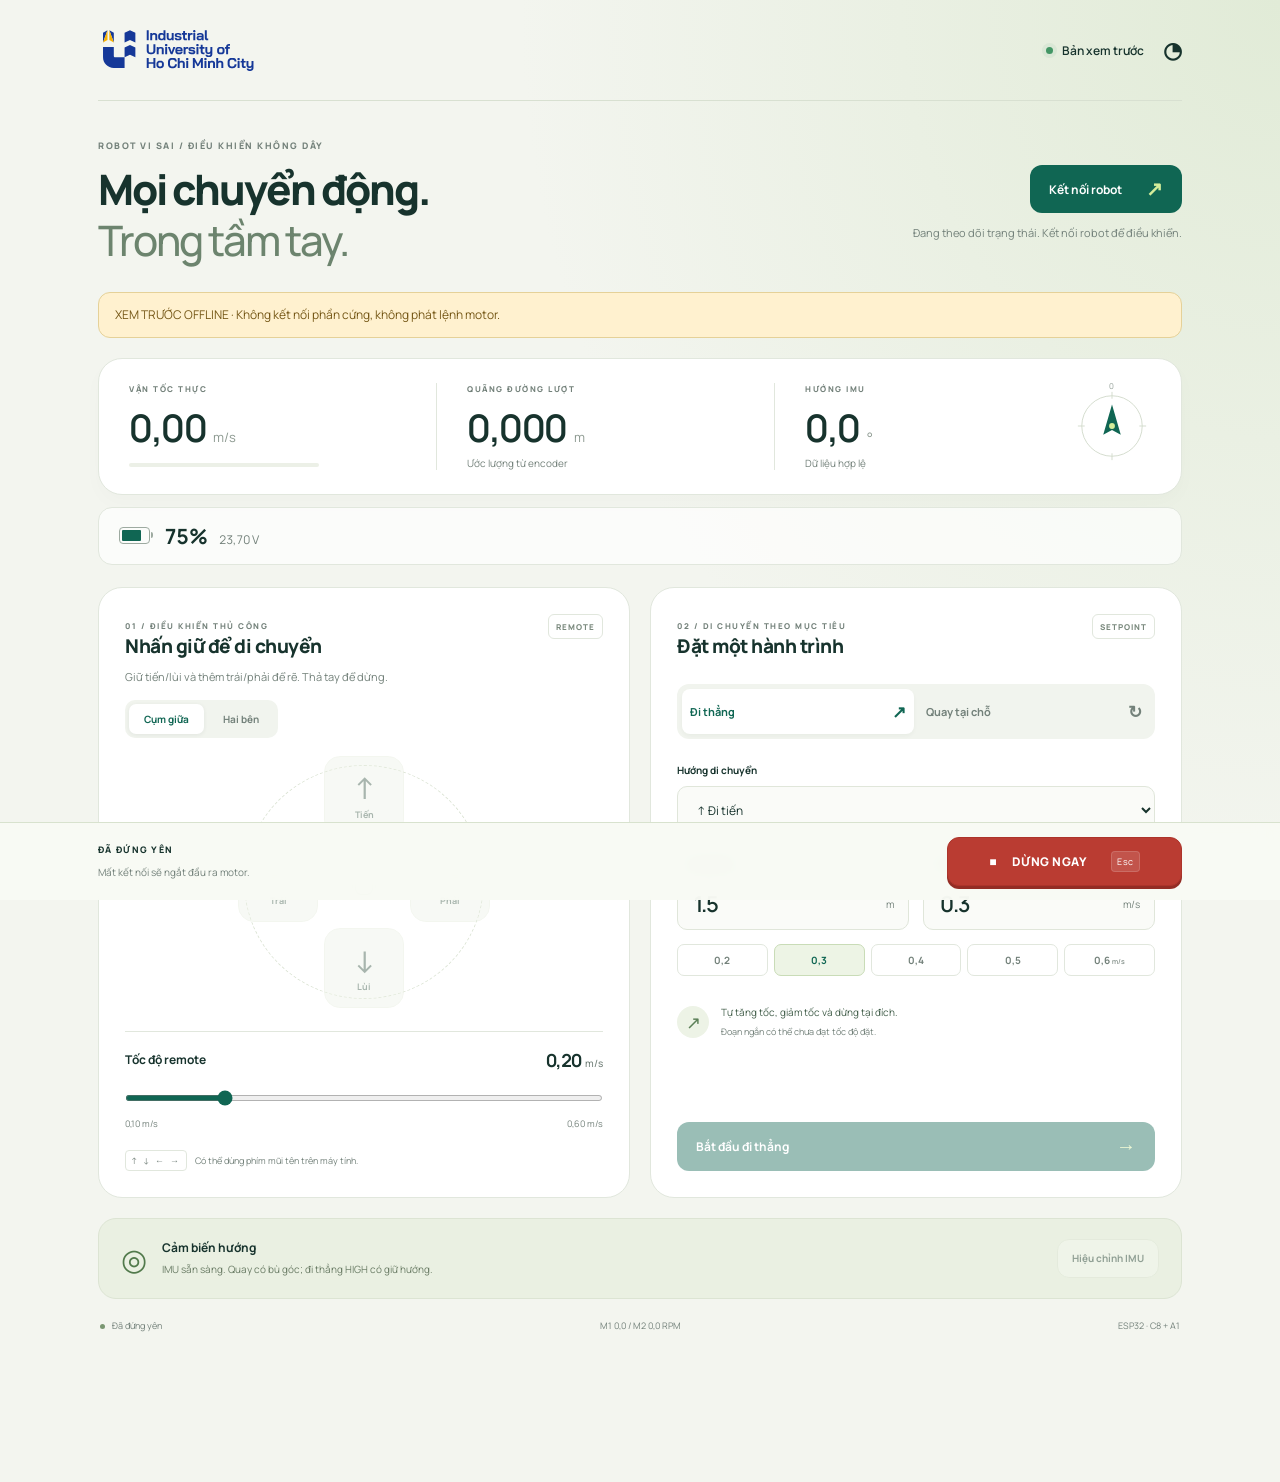
<file: dashboard/preview.html>
<!doctype html>
<html lang="vi">
<head><meta http-equiv="Content-Security-Policy" content="default-src 'none'; script-src 'unsafe-inline'; style-src 'unsafe-inline'; font-src data:; img-src data:; connect-src 'none'">
  <meta charset="utf-8">
  <meta name="viewport" content="width=device-width,initial-scale=1,viewport-fit=cover">
  <meta name="theme-color" content="#f3f5ef">
  <title>DUAL / Điều khiển robot</title>
  <link rel="icon" href="[data-uri]" type="image/svg+xml">
  <style>@font-face{font-family:Manrope;src:url('[data-uri]') format('woff2');font-weight:200 800;font-display:swap}
@font-face{font-family:Manrope;src:url('[data-uri]') format('woff2');font-weight:200 800;font-display:swap;unicode-range:U+0102-0103,U+0110-0111,U+0128-0129,U+0168-0169,U+01A0-01A1,U+01AF-01B0,U+0300-0301,U+0303-0304,U+0308-0309,U+0323,U+0329,U+1EA0-1EF9,U+20AB}
:root{--bg:#f3f5ef;--paper:#fff;--ink:#17332d;--muted:#73817a;--line:#e1e7dd;--green:#106653;--lime:#d4ed9b;--red:#ba3c32;--radius:24px;--font:Manrope,'Trebuchet MS',sans-serif}
.iuh-logo{display:block;width:161px;height:auto;object-fit:contain}.battery-strip{display:flex;align-items:center;gap:14px;margin-top:12px;padding:14px 20px;border:1px solid var(--line);border-radius:14px;background:#ffffffb3;--battery-color:var(--green)}.battery-gauge{position:relative;width:31px;height:17px;border:1.5px solid #9daaa0;border-radius:4px;padding:2px;flex-shrink:0}.battery-gauge:after{content:'';position:absolute;right:-4px;top:4px;width:2px;height:6px;background:#9daaa0;border-radius:0 2px 2px 0}.battery-gauge i{display:block;height:100%;width:0;background:var(--battery-color);border-radius:1px;transition:width .4s}.battery-main{display:flex;align-items:baseline;gap:12px;font-variant-numeric:tabular-nums;white-space:nowrap}.battery-main strong{font-size:21px;letter-spacing:-.7px}.battery-main>span{font-size:12px;color:var(--muted)}.battery-detail{margin-left:auto;text-align:right;line-height:1.7}.battery-detail>span{display:block;font-size:11px;color:var(--ink)}.battery-detail small{font-size:9px;color:var(--muted)}.battery-strip.low{--battery-color:#b48116}.battery-strip.critical{--battery-color:var(--red)}.battery-alert{padding:11px 16px;margin-top:8px;font-size:12px;line-height:1.7;border:1px solid #e8cf8b;background:#fff4d6;color:#775317;border-radius:12px}.battery-alert.critical{background:#fbebe6;border-color:#edc8bc;color:#8d3028}
*{box-sizing:border-box}body{margin:0;color:var(--ink);font-family:var(--font);background:radial-gradient(ellipse at 100% 0%,#e1ebd7 0,transparent 42%),var(--bg);font-size:14px;-webkit-tap-highlight-color:transparent}button,input,select{font:inherit}button,a,input,select{touch-action:manipulation}button{cursor:pointer}button{transition:background .15s,box-shadow .15s,transform .1s}button:disabled{opacity:.42;cursor:not-allowed}button:focus-visible,a:focus-visible{outline:3px solid #a2c46a;outline-offset:4px}button:active:not(:disabled){transform:translateY(1px)}[hidden]{display:none!important}.app{max-width:1180px;margin:auto;padding:0 48px 130px}.topbar{height:101px;display:flex;align-items:center;justify-content:space-between;border-bottom:1px solid #d8e0d1}.brand{display:flex;align-items:center;gap:12px;color:var(--ink);text-decoration:none;font-size:23px;font-weight:800;letter-spacing:-1px}.brand-mark{width:44px;height:44px;display:grid;place-items:center;color:var(--lime);background:var(--green);border-radius:14px;font-size:35px;line-height:1;padding-bottom:5px}.brand-sub{display:block;font-size:8px;letter-spacing:2.2px;margin-top:1px}.connection{display:flex;align-items:center;gap:9px;font-size:12px;font-weight:600}.status-dot{width:7px;height:7px;border-radius:50%;background:#aaa}.status-dot.online{background:#439665;box-shadow:0 0 0 4px #43966514}.wifi-symbol{font-size:22px;margin-left:10px}.intro{display:flex;align-items:center;justify-content:space-between;padding:38px 0 26px}.eyebrow{font-size:9px;font-weight:800;letter-spacing:1.5px;color:var(--muted);margin:0 0 12px}h1{font-size:42px;letter-spacing:-2px;line-height:1.22;margin:0;font-weight:800}h1 span{color:#6c846e;font-weight:500}.connect-block{text-align:right;max-width:300px}.connect-block p{font-size:11px;color:var(--muted);margin:12px 0 0}.button{border:0;border-radius:12px;padding:14px 19px;font-weight:700;font-size:12px;display:inline-flex;justify-content:center;align-items:center;gap:24px;min-height:48px}.primary{background:var(--green);color:#fff}.primary:hover:not(:disabled){background:#0a5041;box-shadow:0 4px 12px #10665320}.primary span{color:var(--lime);font-size:20px;line-height:1}.secondary{background:#edf1e7;color:var(--ink);border:1px solid #dce4d5}.notice{font-size:12px;padding:12px 16px;border:1px solid #dce3d3;border-radius:12px;background:#eaf0e2;line-height:1.6;margin-bottom:20px}.notice.error{background:#fbebe6;color:#8d3028;border-color:#edc8bc}.notice.demo{background:#fff1cf;color:#765817;border-color:#e5d198}.telemetry{background:var(--paper);border:1px solid var(--line);border-radius:var(--radius);display:grid;grid-template-columns:1fr 1fr 1.2fr;padding:24px 0;box-shadow:0 8px 20px #1f332305}.metric{padding:0 30px;border-right:1px solid var(--line)}.metric:last-child{border:0}.metric .eyebrow{display:block;margin-bottom:7px;font-size:8px}.metric strong{font-size:38px;line-height:1.4;letter-spacing:-1.5px;font-weight:600;font-variant-numeric:tabular-nums}.unit{margin-left:7px;font-size:13px;color:#8c9990}.metric-note{color:var(--muted);font-size:10px;display:block;margin-top:2px}.speed-track{height:4px;border-radius:4px;background:#ecf0e7;margin-top:9px;max-width:190px;overflow:hidden}.speed-track i{display:block;background:var(--green);height:100%;width:0;transition:width .2s}.heading-metric{display:flex;align-items:center;justify-content:space-between;gap:12px}.compass{width:78px;height:78px;position:relative;flex-shrink:0}.compass>span{position:absolute;top:-7px;left:36px;font-size:8px;color:#8c9990}.compass svg{width:100%;height:100%;fill:none;stroke:#d4ddce;stroke-width:1}.compass .needle{fill:var(--green);stroke:none}.compass .hub{fill:var(--lime);stroke:none}#headingArrow{transform-origin:40px 40px}.mode-tabs{display:none}.control-grid{display:grid;grid-template-columns:1fr 1fr;gap:20px;margin-top:22px}.card{background:var(--paper);border:1px solid var(--line);border-radius:var(--radius);padding:26px;min-width:0}.card-heading{display:flex;align-items:flex-start;justify-content:space-between;gap:12px}.card-heading .eyebrow{font-size:8px;margin-bottom:8px}h2{font-size:19px;font-weight:800;letter-spacing:-.5px;margin:0}.tag{font-size:8px;font-weight:800;letter-spacing:1px;border:1px solid var(--line);border-radius:6px;padding:6px 7px;white-space:nowrap;color:#7a897d}.subtle{font-size:11px;color:var(--muted);margin:10px 0 0}.dpad{width:264px;height:258px;margin:15px auto 20px;display:grid;grid-template-columns:repeat(3,80px);grid-template-rows:repeat(3,80px);gap:6px;position:relative;align-content:center;justify-content:center;isolation:isolate}.dpad-orbit{position:absolute;border:1px dashed #dce4d5;border-radius:50%;inset:12px;z-index:-1}.drive{background:#eef3e8;color:#31513f;border:1px solid #e4eadb;border-radius:16px;display:flex;align-items:center;justify-content:center;flex-direction:column;gap:2px;user-select:none;-webkit-user-select:none;touch-action:none;font-size:9px;font-weight:700}.drive .arrow{font-family:var(--font);font-size:30px;line-height:1.2;font-weight:500}.drive:hover:not(:disabled){background:#e0edcf}.drive.pressed{background:var(--green);color:#fff;box-shadow:0 0 0 5px #10665314;transform:scale(.97)}.up{grid-area:1/2}.left{grid-area:2/1}.right{grid-area:2/3}.down{grid-area:3/2}.pad-stop{grid-area:2/2;background:#fceee9;border:1px solid #f3d9d0;color:var(--red);border-radius:50%;margin:8px;display:flex;align-items:center;justify-content:center;flex-direction:column;gap:4px}.pad-stop>span{font-size:16px}.pad-stop small{font-size:7px;font-weight:800;letter-spacing:.7px}.speed-setting{padding-top:16px;border-top:1px solid var(--line)}.label-row{display:flex;justify-content:space-between;align-items:center;margin-bottom:13px;font-size:12px;font-weight:700}.label-row output{font-size:18px;font-variant-numeric:tabular-nums;letter-spacing:-.5px}.label-row small{font-size:10px;color:var(--muted);font-weight:500;letter-spacing:0}input[type=range]{width:100%;height:6px;accent-color:var(--green);margin:10px 0 16px;cursor:pointer;touch-action:pan-y}.range-labels{display:flex;justify-content:space-between;font-size:9px;color:var(--muted)}.footnote{color:var(--muted);font-size:9px;margin:20px 0 0;display:flex;align-items:center;gap:8px}.keycap{padding:3px 5px;border:1px solid var(--line);border-radius:4px;font-size:9px;letter-spacing:2px}.segmented{display:flex;background:#f1f4ee;padding:5px;border-radius:12px;gap:4px;margin:25px 0 24px}.segmented button{flex:1;border:0;background:transparent;border-radius:8px;padding:11px 8px;color:var(--muted);font-size:11px;font-weight:700;display:flex;align-items:center;justify-content:space-between;gap:8px}.segmented button.selected{background:#fff;color:var(--green);box-shadow:0 2px 4px #1630240a}.segmented span{font-size:17px}.field-label{font-size:10px;font-weight:700;display:block;margin-bottom:9px}fieldset{border:0;padding:0;margin:0;min-width:0}select,.input-wrap{background:#fafbf8;border:1px solid #e0e6da;border-radius:10px;width:100%;min-height:49px}select{padding:0 15px;color:var(--ink);font-size:12px;cursor:pointer}.field-grid{display:grid;grid-template-columns:1fr 1fr;gap:14px;margin:20px 0 14px}.input-wrap{display:flex;align-items:center;padding:0 14px}.input-wrap input{width:100%;min-width:0;border:0;background:transparent;outline:none;color:var(--ink);font-size:22px;font-weight:600;letter-spacing:-.8px;min-height:50px}.input-wrap:focus-within{border-color:var(--green);box-shadow:0 0 0 3px #1066530d}.input-wrap>span{font-size:10px;color:var(--muted);white-space:nowrap}.presets{display:flex;gap:6px}.presets button{border:1px solid var(--line);background:white;padding:8px 0;flex:1;border-radius:7px;color:var(--muted);font-size:10px;font-weight:700}.presets button.selected{background:#edf4e5;border-color:#c9dcb7;color:var(--green)}.presets small{font-size:7px;font-weight:500}.mission-note{display:flex;align-items:center;gap:12px;margin:25px 0 20px;min-height:42px}.small-icon{height:32px;width:32px;display:grid;place-items:center;background:#edf3e6;border-radius:50%;color:#5c8058;font-size:18px;flex-shrink:0}.mission-note p{font-size:10px;line-height:1.9;margin:0;color:#44604c}.mission-note p span{color:var(--muted);font-size:9px}.launch{width:100%;justify-content:space-between;min-height:49px}.sensor-strip{display:flex;align-items:center;gap:15px;border:1px solid #dce4d3;border-radius:18px;padding:19px 22px;margin-top:20px;background:#eaf0e2}.sensor-icon{font-size:30px;color:#527a4c}.sensor-description{flex:1}.sensor-description h3{font-size:12px;margin:0 0 5px}.sensor-description p{font-size:10px;color:#6a7c65;margin:0;line-height:1.6}.sensor-strip .button{font-size:10px;min-height:39px;padding:10px 14px;background:#f8fbf3}.live-footer{display:flex;justify-content:space-between;gap:10px;font-size:9px;color:var(--muted);padding:20px 2px}.mini-dot{display:inline-block;height:5px;width:5px;border-radius:50%;background:#7a9772;margin-right:5px}.stop-dock{position:fixed;bottom:0;left:0;right:0;display:flex;justify-content:space-between;align-items:center;gap:16px;padding:14px max(28px,calc((100vw - 1084px)/2)) max(14px,env(safe-area-inset-bottom));background:#f8faf4f2;border-top:1px solid #d8e2ce;backdrop-filter:blur(12px);z-index:10}.dock-state{display:block;font-size:9px;letter-spacing:1.3px;font-weight:800;margin-bottom:5px}.dock-hint{font-size:10px;color:var(--muted)}.stop-button{background:var(--red);border:1px solid #ac342b;color:#fff;border-radius:12px;min-height:49px;min-width:235px;display:flex;align-items:center;justify-content:center;gap:15px;font-size:12px;letter-spacing:.5px;font-weight:800;box-shadow:0 3px 0 #932d25}.stop-button:hover{background:#a62e27}.stop-button kbd{font:9px var(--font);background:#ffffff20;border:1px solid #ffffff24;border-radius:4px;padding:3px 5px;margin-left:9px}.sr-only{position:absolute;width:1px;height:1px;padding:0;overflow:hidden;clip:rect(0,0,0,0);white-space:nowrap;border:0}dialog{border:1px solid var(--line);border-radius:24px;padding:30px;max-width:410px;width:calc(100% - 32px);color:var(--ink);box-shadow:0 24px 80px #15302430}dialog::backdrop{background:#10271f66;backdrop-filter:blur(3px)}dialog p{font-size:12px;line-height:1.8;color:var(--muted);margin:15px 0 24px}.dialog-icon{font-size:32px;color:var(--green);margin-bottom:12px}.dialog-actions{display:flex;justify-content:flex-end;gap:10px}.app main{animation:arrive .45s ease-out}@keyframes arrive{from{opacity:0;transform:translateY(8px)}to{opacity:1;transform:none}}
@media(min-width:801px){.mission-card{display:flex;flex-direction:column}.mission-card form{flex:1;display:flex;flex-direction:column}.mission-card .launch{margin-top:auto}}
@media(max-width:1000px){.app{padding-left:28px;padding-right:28px}.metric{padding:0 23px}.card{padding:22px}.tag{display:none}h2{font-size:18px}.compass{width:65px;height:65px}.compass>span{left:29px}}
@media(max-width:800px){.app{max-width:560px;padding:0 20px 123px}.topbar{height:79px}.brand{font-size:20px}.brand-mark{width:37px;height:37px;border-radius:12px;font-size:30px}.brand-sub{font-size:7px;letter-spacing:1.6px}.connection{font-size:10px}.wifi-symbol{display:none}.intro{padding:28px 0 20px;display:block}.intro .eyebrow{font-size:8px;letter-spacing:1.1px}h1{font-size:33px;letter-spacing:-1.5px;line-height:1.22}.connect-block{text-align:left;max-width:none;display:flex;align-items:center;gap:15px;margin-top:21px}.connect-block .button{font-size:10px;min-height:43px;padding:11px 14px;gap:16px;white-space:nowrap}.connect-block p{margin:0;font-size:9px;line-height:1.7;max-width:150px}.notice{font-size:10px;padding:10px 12px;margin-bottom:14px}.telemetry{padding:18px 0;border-radius:19px;grid-template-columns:1fr 1fr 1fr}.metric{padding:0 13px}.metric .eyebrow{font-size:6px;letter-spacing:.65px;white-space:nowrap}.metric strong{font-size:26px;letter-spacing:-1px}.unit{font-size:8px;margin-left:3px}.metric-note{font-size:7px;line-height:1.5}.speed-track{height:3px;margin-top:11px}.compass{display:none}.mode-tabs{display:flex;border-bottom:1px solid #d5dfca;margin:25px 0 16px;gap:25px}.mode-tabs button{padding:0 1px 12px;background:none;border:0;color:#8e9c85;font-size:9px;border-bottom:2px solid transparent}.mode-tabs button span{font-size:13px;margin-left:8px;font-weight:800}.mode-tabs button.selected{color:var(--green);border-color:var(--green)}.control-grid{display:block;margin-top:0}.card{padding:23px;border-radius:20px}.mission-card{display:none}body[data-tab=mission] .remote-card{display:none}body[data-tab=mission] .mission-card{display:block}.card-heading .eyebrow{font-size:7px}h2{font-size:19px}.tag{display:block}.subtle{font-size:10px}.dpad{margin-top:18px;margin-bottom:20px;width:270px;height:267px;grid-template-columns:repeat(3,82px);grid-template-rows:repeat(3,82px)}.drive{font-size:10px}.drive .arrow{font-size:33px}.footnote{display:none}.sensor-strip{padding:15px;gap:10px;flex-wrap:wrap}.sensor-icon{font-size:25px}.sensor-description p{font-size:9px}.sensor-description h3{font-size:11px}.sensor-strip .button{font-size:9px;min-height:36px;padding:9px 10px;gap:0}.live-footer{font-size:8px;flex-wrap:wrap;row-gap:10px;padding:16px 2px}.live-footer>span:last-child{display:none}.stop-dock{padding:12px 20px max(12px,env(safe-area-inset-bottom));gap:12px}.stop-button{min-width:170px;font-size:11px;gap:9px;min-height:48px;border-radius:10px}.stop-button kbd{display:none}.dock-state{font-size:7px;letter-spacing:.8px;margin:0 0 4px}.dock-hint{font-size:8px;line-height:1.5;display:block;max-width:140px}.segmented{margin-top:21px}.field-label{font-size:11px}.input-wrap input{font-size:23px}.mission-note p{font-size:10px}.mission-note p span{font-size:9px}.launch{font-size:12px}}
@media(max-width:360px){.app{padding-left:14px;padding-right:14px}.card{padding:18px}.metric{padding:0 10px}.stop-dock{padding-left:14px;padding-right:14px}.stop-button{min-width:155px}.sensor-strip .button{margin-left:35px}}
@media(max-width:800px){.topbar{height:65px}.intro{display:flex;align-items:center;justify-content:space-between;gap:10px;padding:18px 0 15px}.intro .eyebrow,h1 br,h1 span,.connect-block p{display:none}h1{font-size:19px;letter-spacing:-.8px;white-space:nowrap}.connect-block{margin:0;display:block}.connect-block .button{font-size:9px;min-height:39px;padding:10px 12px;gap:9px}.notice{margin-bottom:12px}.telemetry{padding:15px 0}.mode-tabs{margin-top:19px;margin-bottom:13px}.card{padding:20px}.dpad{width:246px;height:238px;grid-template-columns:repeat(3,74px);grid-template-rows:repeat(3,74px);margin:13px auto 15px}.drive .arrow{font-size:29px}.subtle{font-size:11px}.speed-setting{padding-top:13px}.label-row{margin-bottom:8px}.sensor-strip{margin-top:15px}.card-heading .eyebrow{font-size:8px}}
@media(max-width:360px){h1{font-size:16px}.connect-block .button{padding:9px;font-size:8px}.card{padding:17px}}
@media(max-width:800px){.iuh-logo{width:132px}.battery-strip{padding:10px 13px;gap:10px;margin-top:9px}.battery-main{gap:7px}.battery-main strong{font-size:18px}.battery-main>span{font-size:10px}.battery-detail>span{font-size:9px}.battery-detail small{font-size:7px}.battery-gauge{width:25px;height:15px}.battery-gauge:after{top:3px}.battery-alert{font-size:10px;padding:10px 12px}.dpad{height:213px;grid-template-rows:repeat(3,66px);grid-template-columns:repeat(3,70px);margin:10px auto 12px}.mode-tabs{margin-top:13px}.card-heading .eyebrow{margin-bottom:6px}}
@media(prefers-reduced-motion:reduce){*,*::before,*::after{animation:none!important;transition:none!important;scroll-behavior:auto!important}}
.layout-switch{display:flex;gap:4px;padding:4px;background:#f1f4ee;border-radius:10px;margin:16px 0 0;width:fit-content}.layout-switch button{border:0;border-radius:7px;padding:8px 15px;font-size:10px;font-weight:700;color:var(--muted);background:transparent}.layout-switch button.selected{background:#fff;color:var(--green);box-shadow:0 1px 4px #16302412}.pad-center{grid-area:2/2;display:grid;place-items:center;pointer-events:none}.pad-center svg{width:40px;height:40px;fill:none;stroke:#a4b3a0;stroke-width:1.5;stroke-linecap:round;stroke-linejoin:round}.dpad[data-layout=split]{width:100%;grid-template-columns:80px 1fr 80px;grid-template-rows:80px 80px;gap:18px;height:222px}.dpad[data-layout=split] .up{grid-area:1/1}.dpad[data-layout=split] .down{grid-area:2/1}.dpad[data-layout=split] .left{grid-area:1/3}.dpad[data-layout=split] .right{grid-area:2/3}.dpad[data-layout=split] .pad-center{grid-area:1/2/3/3}.dpad[data-layout=split] .dpad-orbit{inset:20px 34%;border-style:solid;opacity:.6}.drive{touch-action:none}.dpad{touch-action:none}.stop-button{touch-action:manipulation}
@media(max-width:800px){.layout-switch{margin-top:12px}.dpad[data-layout=split]{grid-template-columns:76px 1fr 76px;grid-template-rows:72px 72px;height:213px;gap:18px}.pad-center svg{width:34px;height:34px}.layout-switch button{padding:7px 12px}}
</style>
  <script type="module">const $ = (id) => document.getElementById(id);
const format = (n, digits = 2) => Number.isFinite(n) ? n.toFixed(digits).replace('.', ',') : '—';
const demo = true;
const messages = {
  controller_busy: 'Robot đang được điều khiển trên thiết bị khác.',
  imu_not_ready: 'Hiệu chỉnh IMU để dùng phần Đặt lệnh.',
  not_ready: 'Chờ robot dừng hoặc hoàn tất hiệu chỉnh để đặt hành trình.',
  command_rejected: 'Kiểm tra quãng đường, góc quay hoặc tăng thời gian đặt.',
  cannot_clear: 'Để xe đứng yên rồi xóa lỗi.',
  motor_fault: 'Robot có lỗi motor. Kiểm tra xe trước khi tiếp tục.'
};
let state = null, online = false, owned = false, wanted = false, ws = null;
let seq = 0, lastFrame = 0, lastMs = null, boot = null;
let pending = false, message = '', messageError = false;
let retry = null;
let statusTimer = null, statusRequest = null, statusEpoch = 0, pageLeaving = false;
const waiting = new Map(), pointers = new Map(), keysDown = new Set();
let previewState = {
  boot: 'PREVIEW', ms: 0, state: 'IDLE', fault: 0, ready: true, remote_ready: true,
  stationary: true, owned: false, manual: false, run: 0, turning: false,
  speed: 0, rpm: [0, 0], sp: [0, 0], distance: 0, target: 0, yaw: 0,
  imu_ok: true, calibrating: false, cal_status: 'idle', cal_samples: 0,
  high_active: false, turn_imu: true,
  battery: { valid: true, voltage: 23.7, percent: 75, held: false, warning: 0, soc_age_s: 0 }
};
function tell(text, error = false) { message = text; messageError = error; render(); }
function fresh() { return online && state !== null && performance.now() - lastFrame < 1500; }
function canMove() { return fresh() && owned && state?.ready && !pending; }
function canRemote() { return fresh() && owned && !state?.fault && !state?.calibrating && !pending; }
function inputs() {
  const down = new Set([...pointers.values(), ...keysDown]);
  return { throttle: Number(down.has('forward')) - Number(down.has('reverse')),
           steer: Number(down.has('left')) - Number(down.has('right')) };
}
function paintInputs() {
  const down = new Set([...pointers.values(), ...keysDown]);
  document.querySelectorAll('.drive').forEach(b => b.classList.toggle('pressed', down.has(b.dataset.dir)));
}
function clearHold() { pointers.clear(); keysDown.clear(); paintInputs(); }
function send(op, data = {}) {
  if (!owned || (!demo && ws?.readyState !== WebSocket.OPEN)) return 0;
  const id = ++seq;
  if (!demo) {
    if (ws.bufferedAmount > 2048) { clearHold(); ws.close(); return 0; }
    ws.send(new URLSearchParams({ op, seq: id, seen: state?.ms || 0, ...data }).toString());
  }
  return id;
}
function sendDrive() {
  if (!owned) return;
  const axes = inputs();
  send('drive', { ...axes, speed: $('remoteSpeed').value });
  if (demo) {
    previewState.state = axes.throttle || axes.steer ? 'REMOTE' : 'IDLE';
    previewState.stationary = previewState.state === 'IDLE';
    previewState.manual = !previewState.stationary;
    previewState.speed = axes.throttle * Number($('remoteSpeed').value);
  }
}
function stop() {
  clearHold(); send('stop'); sendDrive();
  if (demo) { previewState.state = 'IDLE'; previewState.stationary = previewState.ready = true; }
  message = 'Đã dừng.'; messageError = false; render();
}
function rejectWaiting() {
  for (const entry of waiting.values()) entry.reject(new Error('Kết nối bị gián đoạn; lệnh không tự chạy lại.'));
  waiting.clear(); pending = false;
}
function receive(next) {
  if (!next.boot || !Number.isFinite(next.ms)) return;
  if (boot && next.boot !== boot) { clearHold(); rejectWaiting(); }
  boot = next.boot;
  if (next.ms !== lastMs) { lastMs = next.ms; lastFrame = performance.now(); }
  online = true;
  if (next.link_lost) { clearHold(); sendDrive(); }
  if (next.ack && waiting.has(next.ack)) {
    const entry = waiting.get(next.ack); waiting.delete(next.ack);
    if (next.ack_code === 'ok') entry.resolve();
    else entry.reject(new Error(messages[next.ack_code] || 'Chưa thể thực hiện lệnh này.'));
  }
  if (next.cal_status === 'complete' && state?.cal_status !== 'complete') {
    message = 'Hiệu chỉnh IMU hoàn tất. Có thể dùng phần Đặt lệnh.'; messageError = false;
  } else if (next.cal_status === 'failed' && state?.cal_status !== 'failed') {
    message = 'Chưa đủ mẫu IMU ổn định. Đặt xe đứng yên rồi hiệu chỉnh lại.'; messageError = true;
  }
  state = next; render();
}
// Read-only observation never opens a control socket or claims the robot.
function pauseStatus() {
  statusEpoch++; clearTimeout(statusTimer); statusTimer = null;
  statusRequest?.abort(); statusRequest = null;
}
function watchStatus() {
  pauseStatus();
  if (demo || document.hidden || pageLeaving || owned || (ws && ws.readyState <= WebSocket.OPEN)) return;
  pollStatus(statusEpoch);
}
async function pollStatus(epoch) {
  if (epoch !== statusEpoch || document.hidden || pageLeaving || owned) return;
  const request = new AbortController(); statusRequest = request;
  const timeout = setTimeout(() => request.abort(), 1200);
  try {
    const response = await fetch('/api/state', { cache: 'no-store', signal: request.signal });
    if (!response.ok) throw new Error('State unavailable');
    const next = await response.json();
    if (epoch === statusEpoch && !owned && !document.hidden && !pageLeaving) receive(next);
  } catch {
    // Connectivity is separate from ownership; stale readings become unknown.
  } finally {
    clearTimeout(timeout);
    if (epoch === statusEpoch) {
      statusRequest = null; render();
      statusTimer = setTimeout(() => pollStatus(epoch), 500);
    }
  }
}
function openLink() {
  clearTimeout(retry);
  if (!wanted || document.hidden) return;
  pauseStatus();
  if (demo) { owned = online = true; return; }
  const socket = new WebSocket(`ws://${location.host}/ws`); ws = socket;
  socket.onopen = () => { if (ws !== socket || !wanted) { socket.close(); return; } owned = true; seq = 0; lastFrame = performance.now(); lastMs = null; clearHold(); message = ''; messageError = false; render(); };
  socket.onmessage = event => { if (ws !== socket) return; let next; try { next = JSON.parse(event.data); } catch { return; } receive(next); };
  socket.onerror = () => {};
  socket.onclose = () => {
    if (ws !== socket) return;
    owned = false; clearHold(); rejectWaiting(); watchStatus();
    if (wanted) { message = 'Đang kết nối lại với robot…'; messageError = false; retry = setTimeout(openLink, 600); }
    render();
  };
}
function action(op, data, success) {
  if (!canMove() || pending) return;
  clearHold(); pending = true; render();
  const id = send(op, data);
  if (!id) { pending = false; return; }
  if (demo) {
    pending = false; previewState.state = 'MOVE'; previewState.ready = false; previewState.stationary = false; tell(success); return;
  }
  waiting.set(id, {
    resolve: () => { pending = false; tell(success); },
    reject: error => { pending = false; tell(error.message, true); }
  });
}
function render() {
  const connected = fresh(); const running = state && ['MOVE', 'SPEED', 'STOPPING', 'REMOTE'].includes(state.state);
  $('linkDot').classList.toggle('online', connected);
  $('linkText').textContent = demo ? 'Bản xem trước' : connected ? 'Wi-Fi trực tiếp' : 'Chưa có kết nối';
  $('connect').disabled = false;
  $('connect').innerHTML = wanted ? 'Ngắt kết nối <span>↗</span>' : 'Kết nối robot <span>↗</span>';
  $('connectHint').textContent = wanted ? connected && owned ? 'Đã kết nối điều khiển. Chạm nút để điều khiển.' : 'Đang kết nối lại điều khiển…' : connected ? 'Đang theo dõi trạng thái. Kết nối robot để điều khiển.' : 'Kết nối Wi-Fi DUAL-ROBOT; trạng thái sẽ tự cập nhật.';
  $('speedValue').textContent = connected ? format(Math.abs(state?.speed)) : '—';
  $('distanceValue').textContent = connected ? format(state?.distance, 3) : '—';
  $('yawValue').textContent = connected && state?.imu_ok ? format(state.yaw, 1) : '—';
  $('speedBar').style.width = connected ? `${Math.min(100, Math.abs(state?.speed || 0) / .6 * 100)}%` : '0%';
  $('headingArrow').style.transform = `rotate(${connected && state?.imu_ok ? -state.yaw : 0}deg)`;
  $('targetNote').textContent = connected && running ? `Đích encoder ${format(state.target)} m` : 'Ước lượng từ encoder';
  $('imuState').textContent = !connected ? 'Chưa có dữ liệu' : state.calibrating ? 'Đang hiệu chỉnh…' : state.imu_ok ? 'Dữ liệu hợp lệ' : 'Cần hiệu chỉnh';
  const motion = !connected ? 'Mất kết nối' : state.fault ? `Lỗi motor #${state.fault}` : state.calibrating ? 'Hiệu chỉnh IMU' : running ? state.turning ? 'Đang quay tại chỗ' : 'Đang di chuyển' : state.stationary ? 'Đã đứng yên' : 'Đang chờ đứng yên';
  $('motionState').textContent = motion;
  $('dockState').textContent = connected ? motion.toLocaleUpperCase('vi') : wanted ? 'ĐANG KẾT NỐI LẠI' : 'CHƯA KẾT NỐI';
  $('wheelReadings').textContent = connected ? `M1 ${format(state.rpm?.[0], 1)} / M2 ${format(state.rpm?.[1], 1)} RPM` : 'M1 — / M2 — RPM';
  const battery = state?.battery;
  const batteryLive = connected && battery?.valid === true && Number.isFinite(battery.voltage);
  const percentKnown = batteryLive && Number.isFinite(battery.percent);
  const batteryPercent = percentKnown ? Math.max(0, Math.min(100, battery.percent)) : 0;
  $('batteryPercent').textContent = percentKnown ? `${Math.round(batteryPercent)}%` : '—%';
  $('batteryVoltage').textContent = batteryLive ? `${format(battery.voltage)} V` : '— V';
  $('batteryFill').style.width = percentKnown ? `${batteryPercent}%` : '0%';
  const warning = batteryLive ? battery.warning : 0;
  $('batteryStrip').classList.toggle('low', warning === 1);
  $('batteryStrip').classList.toggle('critical', warning === 2);
  const alert = $('batteryAlert');
  alert.hidden = warning !== 1 && warning !== 2;
  alert.classList.toggle('critical', warning === 2);
  const alertText = warning === 2 ? 'Pin rất yếu — cần sạc pin. Mức pin ước tính khi nghỉ đã xuống 10% hoặc thấp hơn.' : warning === 1 ? 'Pin yếu — nên sạc pin. Mức pin ước tính khi nghỉ đã xuống 20% hoặc thấp hơn.' : '';
  if (alert.textContent !== alertText) alert.textContent = alertText;
  $('calHint').textContent = state?.calibrating ? `Giữ xe đứng yên · ${state.cal_samples || 0}/300 mẫu` : state?.imu_ok ? 'IMU sẵn sàng. Quay có bù góc; đi thẳng HIGH có giữ hướng.' : 'Để xe đứng yên và hiệu chỉnh IMU trước khi chạy.';
  $('calibrate').disabled = !connected || !owned || !state?.stationary || running || state?.calibrating || pending;
  $('clearFault').hidden = !state?.fault;
  $('clearFault').disabled = !connected || !owned || !state?.stationary || running;
  document.querySelectorAll('.launch').forEach((b) => { b.disabled = !canMove() || pointers.size > 0 || keysDown.size > 0; });
  document.querySelectorAll('.drive').forEach((b) => { b.disabled = !canRemote(); });
  $('remoteSpeed').disabled = false;
  $('moveFields').disabled = !!running || pending;
  $('turnFields').disabled = !!running || pending;
  const notice = $('notice');
  notice.classList.toggle('error', messageError && !demo); notice.classList.toggle('demo', demo);
  notice.textContent = demo ? 'XEM TRƯỚC OFFLINE · Không kết nối phần cứng, không phát lệnh motor.' : message || (connected && owned ? 'Remote: giữ tiến/lùi và thêm trái/phải để rẽ. Thả tay để dừng.' : wanted ? 'Đang kết nối lại điều khiển. Khi kết nối xong, chạm lại nút để chạy.' : connected ? 'Trạng thái tự cập nhật. Kết nối robot để gửi lệnh điều khiển.' : 'Đang chờ dữ liệu. Kết nối điện thoại vào Wi-Fi DUAL-ROBOT.');
}

$('connect').addEventListener('click', () => {
  wanted = !wanted; clearHold(); message = ''; messageError = false;
  if (wanted) openLink();
  else { send('stop'); owned = false; clearTimeout(retry); ws?.close(); rejectWaiting(); watchStatus(); }
  render();
});
document.querySelectorAll('.drive').forEach(button => {
  button.addEventListener('pointerdown', event => {
    if (event.button !== 0 && event.pointerType === 'mouse') return;
    if (!canRemote()) return;
    event.preventDefault(); button.setPointerCapture(event.pointerId);
    pointers.set(event.pointerId, button.dataset.dir); paintInputs(); sendDrive();
  });
  button.addEventListener('pointermove', event => {
    if (!pointers.has(event.pointerId)) return;
    const target = document.elementFromPoint(event.clientX, event.clientY)?.closest('.drive');
    if (target && target.dataset.dir !== pointers.get(event.pointerId)) {
      pointers.set(event.pointerId, target.dataset.dir); paintInputs(); sendDrive();
    }
  });
  button.addEventListener('lostpointercapture', event => {
    if (pointers.delete(event.pointerId)) { paintInputs(); sendDrive(); }
  });
  button.addEventListener('contextmenu', event => event.preventDefault());
});
for (const name of ['pointerup', 'pointercancel']) window.addEventListener(name, event => {
  if (pointers.delete(event.pointerId)) { paintInputs(); sendDrive(); }
}, true);
const keys = { ArrowUp: 'forward', ArrowDown: 'reverse', ArrowLeft: 'left', ArrowRight: 'right' };
window.addEventListener('keydown', event => {
  if (event.key === 'Escape' || (event.code === 'Space' && !/INPUT|SELECT|BUTTON/.test(event.target.tagName))) { event.preventDefault(); stop(); return; }
  if (/INPUT|SELECT|TEXTAREA/.test(event.target.tagName) || $('calDialog').open || !keys[event.key]) return;
  event.preventDefault(); if (!canRemote()) return;
  keysDown.add(keys[event.key]); paintInputs(); sendDrive();
});
window.addEventListener('keyup', event => { if (keysDown.delete(keys[event.key])) { paintInputs(); sendDrive(); } });
window.addEventListener('blur', () => { clearHold(); send('stop'); });
document.addEventListener('visibilitychange', () => {
  clearHold();
  if (document.hidden) { send('stop'); pauseStatus(); }
  else if (wanted && !owned) openLink();
  else if (!owned) watchStatus();
});
window.addEventListener('pagehide', () => { pageLeaving = true; pauseStatus(); clearHold(); send('stop'); wanted = false; ws?.close(); });
window.addEventListener('pageshow', () => { pageLeaving = false; if (!owned) watchStatus(); });
$('stop').addEventListener('click', stop);
$('remoteSpeed').addEventListener('input', () => {
  $('remoteSpeedValue').innerHTML = `${format(+$('remoteSpeed').value)} <small>m/s</small>`; sendDrive();
});
document.querySelectorAll('[data-tab]').forEach(button => button.addEventListener('click', () => {
  clearHold(); sendDrive(); document.body.dataset.tab = button.dataset.tab;
  document.querySelectorAll('[data-tab]').forEach(other => { const active = other === button; other.classList.toggle('selected', active); other.setAttribute('aria-selected', active); });
}));
document.querySelectorAll('[data-layout]').forEach(button => button.addEventListener('click', () => {
  $('directionPad').dataset.layout = button.dataset.layout;
  document.querySelectorAll('[data-layout]').forEach(b => { b.classList.toggle('selected', b === button); b.setAttribute('aria-pressed', b === button); });
  try { localStorage.setItem('dualRemoteLayout', button.dataset.layout); } catch {}
}));
try { const layout = localStorage.getItem('dualRemoteLayout'); if (layout === 'split') document.querySelector('[data-layout="split"]').click(); } catch {}
document.querySelectorAll('[data-mission]').forEach(button => button.addEventListener('click', () => {
  $('moveForm').hidden = button.dataset.mission !== 'move'; $('turnForm').hidden = button.dataset.mission !== 'turn';
  document.querySelectorAll('[data-mission]').forEach(b => b.classList.toggle('selected', b === button));
}));
document.querySelectorAll('[data-speed]').forEach(button => button.addEventListener('click', () => {
  $('moveSpeed').value = button.dataset.speed;
  document.querySelectorAll('[data-speed]').forEach(b => b.classList.toggle('selected', b === button));
}));
document.querySelectorAll('[data-angle]').forEach(button => button.addEventListener('click', () => {
  $('angle').value = button.dataset.angle; $('turnSeconds').value = ({ 90: 4, 180: 6, 360: 12 })[button.dataset.angle];
  document.querySelectorAll('[data-angle]').forEach(b => b.classList.toggle('selected', b === button));
}));
$('moveForm').addEventListener('submit', event => { event.preventDefault(); action('move', { dir: $('moveDirection').value, distance: $('distance').value, speed: $('moveSpeed').value }, 'Robot đang thực hiện hành trình.'); });
$('turnForm').addEventListener('submit', event => { event.preventDefault(); action('turn', { dir: $('turnDirection').value, angle: $('angle').value, seconds: $('turnSeconds').value }, 'Robot đang quay theo góc đặt.'); });
$('calibrate').addEventListener('click', () => $('calDialog').showModal());
$('cancelCal').addEventListener('click', () => $('calDialog').close());
$('confirmCal').addEventListener('click', () => {
  $('calDialog').close(); if (!fresh() || !owned) return;
  clearHold(); pending = true; const id = send('calibrate');
  if (demo) { pending = false; tell('Xem trước: quá trình hiệu chỉnh chỉ thực hiện trên robot.'); return; }
  if (!id) { pending = false; return; }
  waiting.set(id, { resolve: () => { pending = false; tell('Đang hiệu chỉnh IMU. Giữ robot đứng yên.'); }, reject: error => { pending = false; tell(error.message, true); } }); render();
});
$('clearFault').addEventListener('click', () => { send('clear'); message = ''; render(); });
setInterval(() => {
  if (demo) { previewState.ms = Math.round(performance.now()); receive({ ...previewState }); }
  if (!demo && owned) {
    if (performance.now() - lastFrame > 350 && (pointers.size || keysDown.size)) clearHold();
    if (lastFrame && performance.now() - lastFrame > 1500) { clearHold(); ws?.close(); return; }
    sendDrive();
  }
  if (!fresh()) render();
}, 100);
render();
watchStatus();
</script>
</head>
<body>
<div class="app">
  <header class="topbar">
    <a class="brand" href="preview.html" aria-label="IUH — Điều khiển robot"><img class="iuh-logo" src="[data-uri]" alt="IUH — Đại học Công nghiệp Thành phố Hồ Chí Minh" width="161" height="58"></a>
    <div class="connection"><span class="status-dot" id="linkDot"></span><span id="linkText">Đang tìm robot</span><span class="wifi-symbol" aria-hidden="true">◔</span></div>
  </header>
  <main>
    <section class="intro">
      <div><p class="eyebrow">ROBOT VI SAI / ĐIỀU KHIỂN KHÔNG DÂY</p><h1>Mọi chuyển động.<br><span>Trong tầm tay.</span></h1></div>
      <div class="connect-block"><button class="button primary" id="connect" disabled>Kết nối điều khiển <span>↗</span></button><p id="connectHint">Kết nối Wi-Fi DUAL-ROBOT để bắt đầu.</p></div>
    </section>
    <div id="notice" class="notice" role="status" aria-live="polite">Đang chờ dữ liệu từ ESP32…</div>
    <section class="telemetry" aria-label="Dữ liệu trực tiếp">
      <div class="metric speed-metric"><span class="eyebrow">VẬN TỐC THỰC</span><div><strong id="speedValue">—</strong><span class="unit">m/s</span></div><div class="speed-track"><i id="speedBar"></i></div></div>
      <div class="metric"><span class="eyebrow">QUÃNG ĐƯỜNG LƯỢT</span><div><strong id="distanceValue">—</strong><span class="unit">m</span></div><span class="metric-note" id="targetNote">Ước lượng từ encoder</span></div>
      <div class="metric heading-metric"><div><span class="eyebrow">HƯỚNG IMU</span><div><strong id="yawValue">—</strong><span class="unit">°</span></div><span class="metric-note" id="imuState">Chưa có dữ liệu</span></div><div class="compass" aria-hidden="true"><span>0</span><svg viewBox="0 0 80 80"><circle cx="40" cy="40" r="31"/><path d="M40 5v7M40 68v7M5 40h7M68 40h7"/><g id="headingArrow"><path class="needle" d="M40 18l9 31-9-5-9 5z"/><circle class="hub" cx="40" cy="40" r="3"/></g></svg></div></div>
    </section>
    <section class="battery-strip" id="batteryStrip" aria-label="Trạng thái pin">
      <div class="battery-gauge" aria-hidden="true"><i id="batteryFill"></i></div>
      <div class="battery-main"><strong id="batteryPercent">—%</strong><span id="batteryVoltage">— V</span></div>
    </section>
    <div id="batteryAlert" class="battery-alert" role="status" aria-live="polite" hidden></div>
    <nav class="mode-tabs" aria-label="Chế độ điều khiển"><button class="selected" data-tab="remote" aria-selected="true">01 <span>Remote</span></button><button data-tab="mission" aria-selected="false">02 <span>Đặt lệnh</span></button></nav>
    <div class="control-grid">
      <section class="card remote-card" id="remotePanel">
        <div class="card-heading"><div><span class="eyebrow">01 / ĐIỀU KHIỂN THỦ CÔNG</span><h2>Nhấn giữ để di chuyển</h2></div><span class="tag">REMOTE</span></div>
        <p class="subtle">Giữ tiến/lùi và thêm trái/phải để rẽ. Thả tay để dừng.</p>
        <div class="layout-switch" aria-label="Bố cục remote"><button class="selected" data-layout="center" aria-pressed="true">Cụm giữa</button><button data-layout="split" aria-pressed="false">Hai bên</button></div>
        <div class="dpad" id="directionPad" data-layout="center" role="group" aria-label="Remote nhấn giữ">
          <div class="dpad-orbit" aria-hidden="true"></div>
          <button class="drive up" data-dir="forward" disabled aria-label="Nhấn giữ để đi tiến"><span class="arrow">↑</span><span>Tiến</span></button>
          <button class="drive left" data-dir="left" disabled aria-label="Nhấn giữ để xoay trái"><span class="arrow">↶</span><span>Trái</span></button>
          <div class="pad-center" aria-hidden="true"><svg viewBox="0 0 48 48"><rect x="14" y="10" width="20" height="29" rx="7"/><path d="M24 3l-4 5h8zM10 19v12M38 19v12M20 22l4-5 4 5M24 17v12"/></svg></div>
          <button class="drive right" data-dir="right" disabled aria-label="Nhấn giữ để xoay phải"><span class="arrow">↷</span><span>Phải</span></button>
          <button class="drive down" data-dir="reverse" disabled aria-label="Nhấn giữ để đi lùi"><span class="arrow">↓</span><span>Lùi</span></button>
        </div>
        <div class="speed-setting"><div class="label-row"><label for="remoteSpeed">Tốc độ remote</label><output id="remoteSpeedValue" for="remoteSpeed">0,20 <small>m/s</small></output></div><input id="remoteSpeed" type="range" min="0.1" max="0.6" step="0.05" value="0.2"><div class="range-labels"><span>0,10 m/s</span><span>0,60 m/s</span></div></div>
        <p class="footnote"><span class="keycap">↑ ↓ ← →</span> Có thể dùng phím mũi tên trên máy tính.</p>
      </section>
      <section class="card mission-card" id="missionPanel">
        <div class="card-heading"><div><span class="eyebrow">02 / DI CHUYỂN THEO MỤC TIÊU</span><h2>Đặt một hành trình</h2></div><span class="tag">SETPOINT</span></div>
        <div class="segmented" role="group" aria-label="Loại hành trình"><button class="selected" data-mission="move">Đi thẳng <span>↗</span></button><button data-mission="turn">Quay tại chỗ <span>↻</span></button></div>
        <form id="moveForm">
          <fieldset id="moveFields"><legend class="sr-only">Lệnh đi thẳng</legend>
            <label class="field-label" for="moveDirection">Hướng di chuyển</label><select id="moveDirection"><option value="forward">↑ Đi tiến</option><option value="reverse">↓ Đi lùi</option></select>
            <div class="field-grid"><div><label class="field-label" for="distance">Quãng đường</label><div class="input-wrap"><input id="distance" type="number" inputmode="decimal" min="0.05" max="5" step="0.05" value="1.5" required><span>m</span></div></div><div><label class="field-label" for="moveSpeed">Tốc độ đặt</label><div class="input-wrap"><input id="moveSpeed" type="number" inputmode="decimal" min="0.1" max="0.6" step="0.05" value="0.3" required><span>m/s</span></div></div></div>
            <div class="presets" aria-label="Chọn nhanh tốc độ"><button type="button" data-speed="0.2">0,2</button><button type="button" class="selected" data-speed="0.3">0,3</button><button type="button" data-speed="0.4">0,4</button><button type="button" data-speed="0.5">0,5</button><button type="button" data-speed="0.6">0,6 <small>m/s</small></button></div>
          </fieldset>
          <div class="mission-note"><span class="small-icon">↗</span><p>Tự tăng tốc, giảm tốc và dừng tại đích.<br><span>Đoạn ngắn có thể chưa đạt tốc độ đặt.</span></p></div>
          <button class="button primary launch" type="submit" disabled>Bắt đầu đi thẳng <span>→</span></button>
        </form>
        <form id="turnForm" hidden>
          <fieldset id="turnFields"><legend class="sr-only">Lệnh quay tại chỗ</legend>
            <label class="field-label" for="turnDirection">Chiều quay</label><select id="turnDirection"><option value="left">↶ Quay trái</option><option value="right">↷ Quay phải</option></select>
            <div class="field-grid"><div><label class="field-label" for="angle">Góc quay</label><div class="input-wrap"><input id="angle" type="number" inputmode="decimal" min="5" max="360" step="1" value="180" required><span>°</span></div></div><div><label class="field-label" for="turnSeconds">Thời gian đặt</label><div class="input-wrap"><input id="turnSeconds" type="number" inputmode="decimal" min="2" max="60" step="0.5" value="6" required><span>s</span></div></div></div>
            <div class="presets" aria-label="Chọn nhanh góc quay"><button type="button" data-angle="90">90°</button><button type="button" class="selected" data-angle="180">180°</button><button type="button" data-angle="360">360°</button></div>
          </fieldset>
          <div class="mission-note"><span class="small-icon">◎</span><p>IMU đo góc và bù pha cuối khi quay.<br><span>Giữ vùng quanh robot thông thoáng.</span></p></div>
          <button class="button primary launch" type="submit" disabled>Bắt đầu quay <span>↻</span></button>
        </form>
      </section>
    </div>
    <section class="sensor-strip"><div class="sensor-icon" aria-hidden="true">◎</div><div class="sensor-description"><h3>Cảm biến hướng</h3><p id="calHint">Để xe đứng yên và hiệu chỉnh IMU trước khi chạy.</p></div><button id="calibrate" class="button secondary" disabled>Hiệu chỉnh IMU</button><button id="clearFault" class="button secondary" hidden disabled>Xóa lỗi khi đã dừng</button></section>
    <div class="live-footer"><span><i class="mini-dot"></i> <span id="motionState">Chưa kết nối</span></span><span id="wheelReadings">M1 — &nbsp; / &nbsp; M2 — RPM</span><span>ESP32 · C8 + A1</span></div>
  </main>
</div>
<footer class="stop-dock"><div><span class="dock-state" id="dockState">ĐIỀU KHIỂN ĐÃ KHÓA</span><span class="dock-hint">Mất kết nối sẽ ngắt đầu ra motor.</span></div><button id="stop" class="stop-button"><span>■</span> DỪNG NGAY <kbd>Esc</kbd></button></footer>
<dialog id="calDialog"><div class="dialog-icon">◎</div><h2>Hiệu chỉnh hướng IMU</h2><p>Giữ robot đứng yên trên mặt sàn. Không chạm hoặc di chuyển xe trong khoảng 4 giây. Hướng hiện tại sẽ trở thành mốc yaw mới.</p><div class="dialog-actions"><button class="button secondary" id="cancelCal">Để sau</button><button class="button primary" id="confirmCal">Bắt đầu hiệu chỉnh</button></div></dialog>
</body>
</html>
</file>
